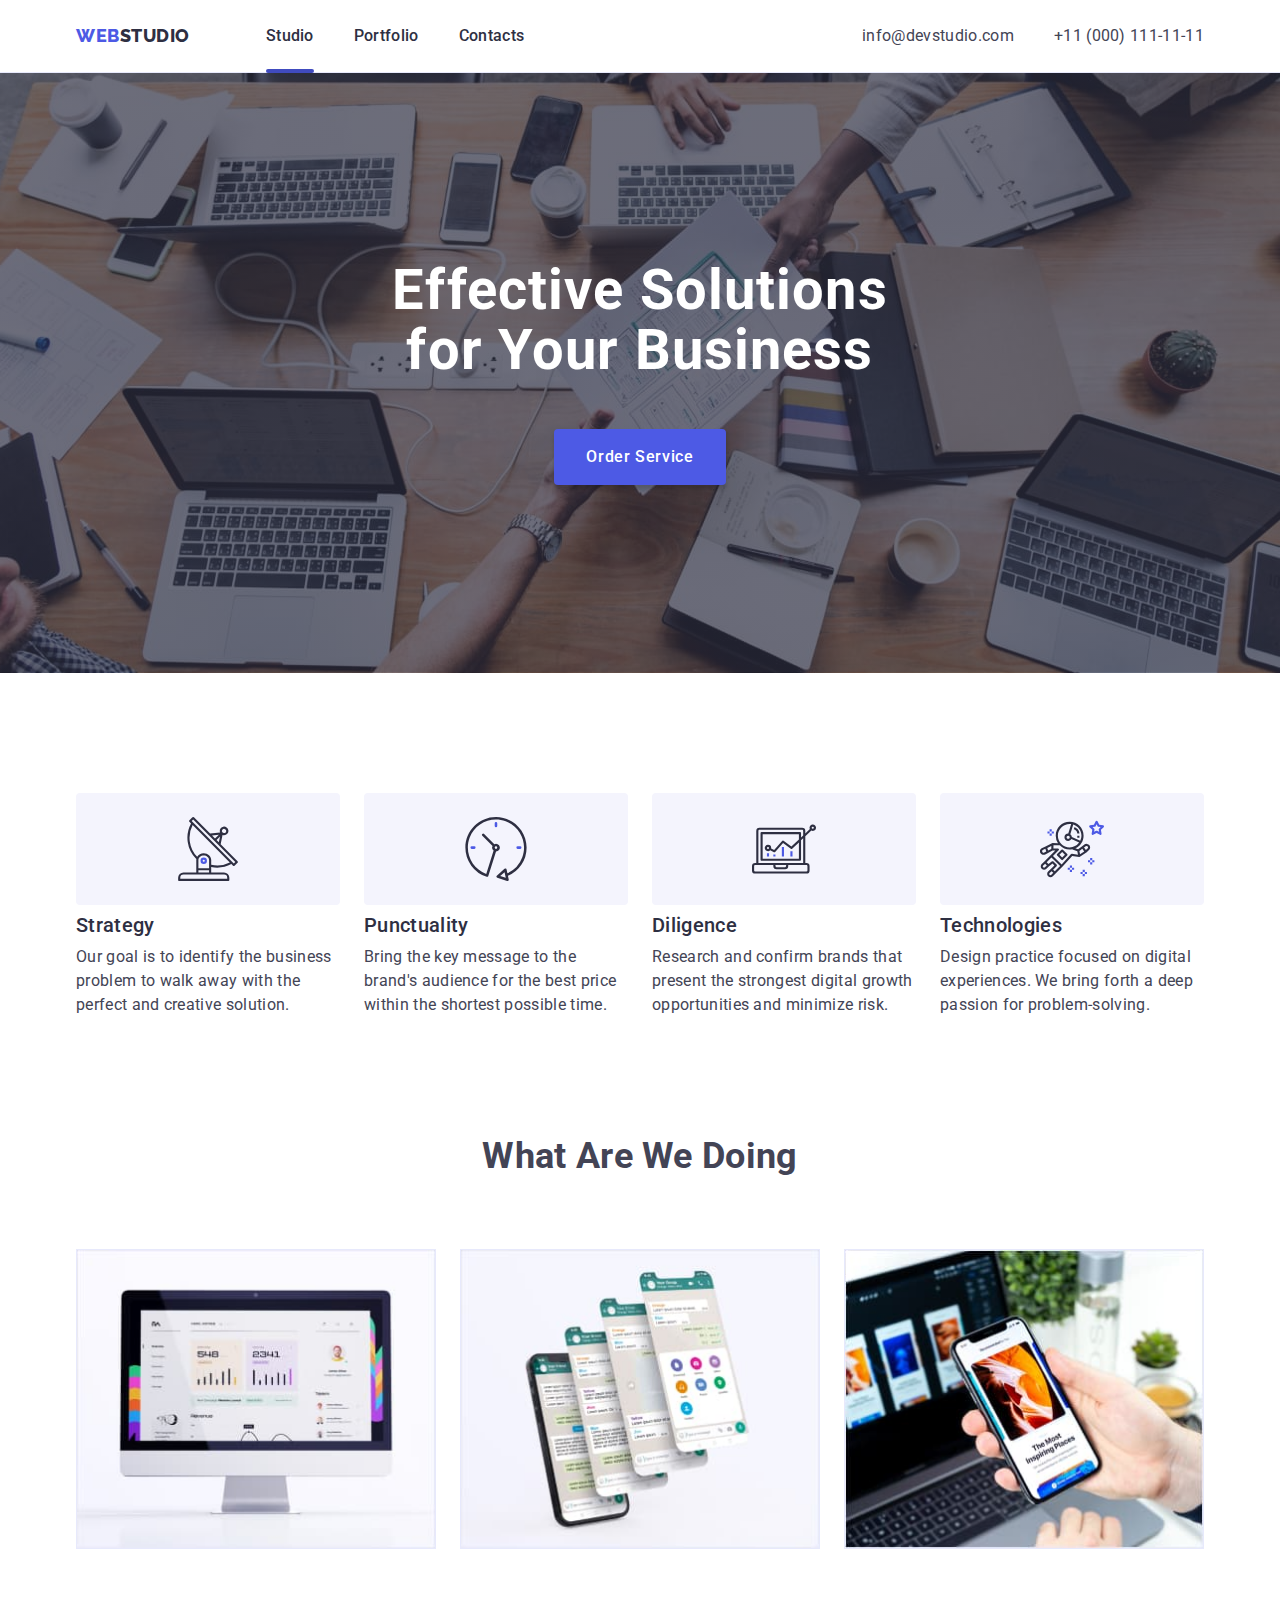
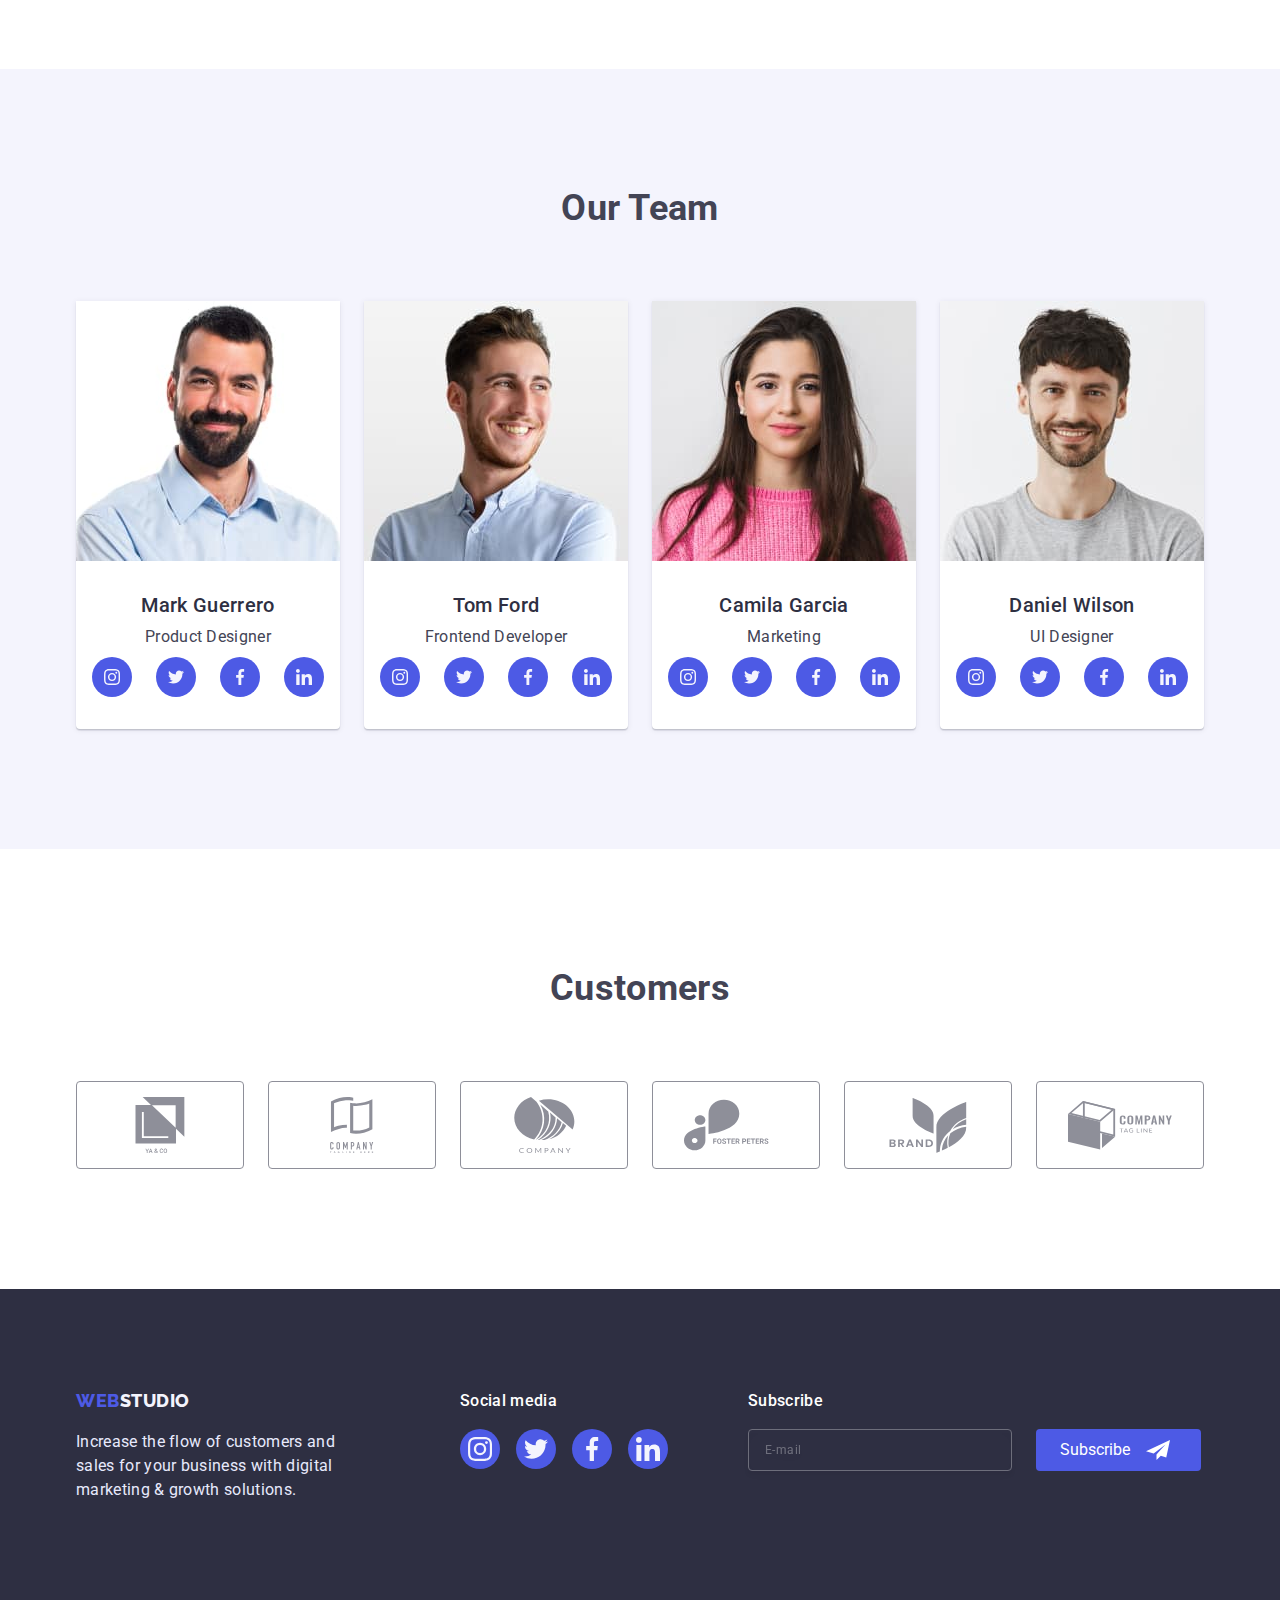
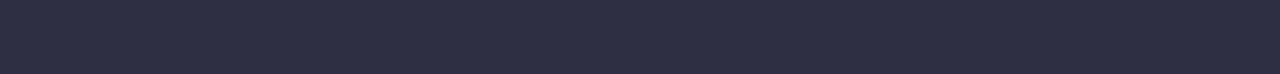
<file: index.html>
<!DOCTYPE html>
<html lang="en">
  <head>
    <meta charset="UTF-8" />
    <meta http-equiv="X-UA-Compatible" content="IE=edge" />
    <meta name="viewport" content="width=device-width, initial-scale=1.0" />
    <title>Webstudio</title>
    <link
      href="https://fonts.googleapis.com/css2?family=Raleway:wght@800&family=Roboto:wght@400;500;700;900&display=swap"
      rel="stylesheet"
    />
    <link
      rel="stylesheet"
      href="https://cdnjs.cloudflare.com/ajax/libs/modern-normalize/1.0.0/modern-normalize.min.css"
    />
    <link rel="stylesheet" href="./css/styles.css" />
  </head>
  <body>
    <!-- Header -->
    <header class="page-header">
      <div class="header-container container">
        <nav class="nav-list">
          <a class="logo link" href="./index.html"
            >Web<span class="header-logo">Studio</span></a
          >
          <ul class="menu list">
            <li class="menu-item">
              <a class="nav-link link current" href="./index.html">Studio</a>
            </li>
            <li>
              <a class="nav-link link" href="./portfolio.html">Portfolio</a>
            </li>
            <li><a class="nav-link link" href="">Contacts</a></li>
          </ul>
        </nav>
        <button class="mobile-menu-open-btn" data-menu-open type="button">
          <svg class="mobile-menu-burger-icon" width="32" height="22">
            <use href="./images/sprite.svg#burger-icon"></use>
          </svg>
        </button>
        <address>
          <ul class="address-list list">
            <li class="address-item">
              <a class="address-link link" href="mailto:info@devstudio.com"
                >info@devstudio.com</a
              >
            </li>
            <li class="address-item">
              <a class="address-link link" href="tel:+110001111111"
                >+11 (000) 111-11-11</a
              >
            </li>
          </ul>
        </address>
      </div>
      <!-- mobile menu -->
      <div class="mobile-menu" data-menu>
                 <button type="button" class="mobile-menu-close-btn" data-menu-close>
            <svg class="close-btn-icon" width="8" height="8">
              <use href="./images/sprite.svg#icon-close"></use>
            </svg>
          </button>
          <ul class="mobile-menu-list list">
            <li class="mobile-menu-item">
              <a class="mobile-menu-link link" href="./index.html">Studio</a>
            </li>
            <li class="mobile-menu-item">
              <a class="mobile-menu-link link" href="./portfolio.html"
                >Portfolio</a
              >
            </li>
            <li class="mobile-menu-item">
              <a class="mobile-menu-link link" href="">Contacts</a>
            </li>
          </ul>
<div class="address-media-wrap">
   <ul class="address-list list">
            <li class="tel-item">
              <a class="tel-link link" href="tel:+110001111111"
                >+11 (000) 111-11-11</a
              >
            </li>
            <li class="mail-item">
              <a class="mail-link link" href="mailto:info@devstudio.com"
                >info@devstudio.com</a
              >
            </li>
          </ul>
          <ul class="social-media-list list mobile-media-list">
            <li class="social-media-item">
              <a class="social-media-link" href="">
                <svg class="social-media-icon">
                  <use href="./images/sprite.svg#icon-instagram"></use>
                </svg>
              </a>
            </li>
            <li class="social-media-item">
              <a class="social-media-link" href="">
                <svg class="social-media-icon">
                  <use href="./images/sprite.svg#icon-twitter"></use>
                </svg>
              </a>
            </li>
            <li class="social-media-item">
              <a class="social-media-link" href="">
                <svg class="social-media-icon">
                  <use href="./images/sprite.svg#icon-facebook"></use>
                </svg>
              </a>
            </li>
            <li class="social-media-item">
              <a class="social-media-link" href="">
                <svg class="social-media-icon">
                  <use href="./images/sprite.svg#icon-linkedin"></use>
                </svg>
              </a>
            </li>
          </ul>
</div>
         
     </div>
    </header>
    <main>
      <!-- Hero-section -->
      <section class="hero-section banner">
        <div class="container hero-title-wrap">
          <h1 class="hero-title">Effective Solutions for Your Business</h1>
          <button data-modal-open class="hero-btn btn" type="button">
            Order Service
          </button>
        </div>
      </section>
      <!-- Features -->
      <section class="features-section section">
        <div class="container">
          <h2 class="visually-hidden">Features</h2>
          <ul class="features-list list">
            <li class="features-item">
              <div class="features-icon-wrap">
                <svg class="features-icon" width="64" height="64">
                  <use href="./images/sprite.svg#icon-antenna"></use>
                </svg>
              </div>
              <h3 class="features-title">Strategy</h3>
              <p class="features-text">
                Our goal is to identify the business problem to walk away with
                the perfect and creative solution.
              </p>
            </li>
            <li class="features-item">
              <div class="features-icon-wrap">
                <svg width="64" height="64">
                  <use href="./images/sprite.svg#icon-clock"></use>
                </svg>
              </div>
              <h3 class="features-title">Punctuality</h3>
              <p class="features-text">
                Bring the key message to the brand's audience for the best price
                within the shortest possible time.
              </p>
            </li>
            <li class="features-item">
              <div class="features-icon-wrap">
                <svg width="64" height="64">
                  <use href="./images/sprite.svg#icon-diagram"></use>
                </svg>
              </div>
              <h3 class="features-title">Diligence</h3>
              <p class="features-text">
                Research and confirm brands that present the strongest digital
                growth opportunities and minimize risk.
              </p>
            </li>
            <li class="features-item">
              <div class="features-icon-wrap">
                <svg width="64" height="64">
                  <use href="./images/sprite.svg#icon-astronaut"></use>
                </svg>
              </div>
              <h3 class="features-title">Technologies</h3>
              <p class="features-text">
                Design practice focused on digital experiences. We bring forth a
                deep passion for problem-solving.
              </p>
            </li>
          </ul>
        </div>
      </section>
      <!-- Services -->
      <section class="services-section section">
        <div class="container">
          <h2 class="section-title">What are we doing</h2>
          <ul class="services-list list">
            <li class="services-item">
              <img srcset="./images/monitor.jpg 1x, ./images/monitor@2x.jpg 2x"
                src="./images/monitor.jpg"
                alt="Monitor"
                width="360"
                height="300"
              />
            </li>
            <li class="services-item">
              <img srcset="./images/application.jpg 1x, ./images/applications@2x.jpg 2x"
                src="./images/application.jpg"
                alt="Applications in the phone"
                width="360"
                height="300"
              />
            </li>
            <li class="services-item">
              <img srcset="./images/phone.jpg 1x, ./images/phone@2x.jpg 2x"
                src="./images/phone.jpg"
                alt="Phone in hand"
                width="360"
                height="300"
              />
            </li>
          </ul>
        </div>
      </section>
      <!-- Team -->
      <section class="team-section section">
        <div class="container">
          <h2 class="section-title">Our Team</h2>
          <ul class="team-list list">
            <li class="team-item">
              <img
                srcset="./images/team/mark.jpg 1x, ./images/team/mark@2x.jpg"
                src="./images/team/mark.jpg"
                alt="Mark Guerrero"
                width="264"
                height="260"
              />

              <div class="card-desc">
                <h3 class="team-title">Mark Guerrero</h3>
                <p class="team-text">Product Designer</p>
                <ul class="social-media-list list">
                  <li class="social-media-item">
                    <a class="social-media-link" href="">
                      <svg class="social-media-icon">
                        <use href="./images/sprite.svg#icon-instagram"></use>
                      </svg>
                    </a>
                  </li>
                  <li class="social-media-item">
                    <a class="social-media-link" href="">
                      <svg class="social-media-icon">
                        <use href="./images/sprite.svg#icon-twitter"></use>
                      </svg>
                    </a>
                  </li>
                  <li class="social-media-item">
                    <a class="social-media-link" href="">
                      <svg class="social-media-icon">
                        <use href="./images/sprite.svg#icon-facebook"></use>
                      </svg>
                    </a>
                  </li>
                  <li class="social-media-item">
                    <a class="social-media-link" href="">
                      <svg class="social-media-icon">
                        <use href="./images/sprite.svg#icon-linkedin"></use>
                      </svg>
                    </a>
                  </li>
                </ul>
              </div>
            </li>
            <li class="team-item">
              <img
                srcset="./images/team/tom.jpg 1x, ./images/team/tom@2x.jpg 2x"
                src="./images/team/tom.jpg"
                alt="Tom Ford"
                width="264"
                height="260"
              />
              <div class="card-desc">
                <h3 class="team-title">Tom Ford</h3>
                <p class="team-text">Frontend Developer</p>
                <ul class="social-media-list list">
                  <li class="social-media-item">
                    <a class="social-media-link" href="">
                      <svg class="social-media-icon">
                        <use href="./images/sprite.svg#icon-instagram"></use>
                      </svg>
                    </a>
                  </li>
                  <li class="social-media-item">
                    <a class="social-media-link" href="">
                      <svg class="social-media-icon">
                        <use href="./images/sprite.svg#icon-twitter"></use>
                      </svg>
                    </a>
                  </li>
                  <li class="social-media-item">
                    <a class="social-media-link" href="">
                      <svg class="social-media-icon">
                        <use href="./images/sprite.svg#icon-facebook"></use>
                      </svg>
                    </a>
                  </li>
                  <li class="social-media-item">
                    <a class="social-media-link" href="">
                      <svg class="social-media-icon">
                        <use href="./images/sprite.svg#icon-linkedin"></use>
                      </svg>
                    </a>
                  </li>
                </ul>
              </div>
            </li>
            <li class="team-item">
              <img
                srcset="
                  ./images/team/camila.jpg    1x,
                  ./images/team/camila@2x.jpg 2x
                "
                class="team-employee"
                src="./images/team/camila.jpg"
                alt="Camila Garciad"
                width="264"
              />
              <div class="card-desc">
                <h3 class="team-title">Camila Garcia</h3>
                <p class="team-text">Marketing</p>
                <ul class="social-media-list list">
                  <li class="social-media-item">
                    <a class="social-media-link" href="">
                      <svg class="social-media-icon">
                        <use href="./images/sprite.svg#icon-instagram"></use>
                      </svg>
                    </a>
                  </li>
                  <li class="social-media-item">
                    <a class="social-media-link" href="">
                      <svg class="social-media-icon">
                        <use href="./images/sprite.svg#icon-twitter"></use>
                      </svg>
                    </a>
                  </li>
                  <li class="social-media-item">
                    <a class="social-media-link" href="">
                      <svg class="social-media-icon">
                        <use href="./images/sprite.svg#icon-facebook"></use>
                      </svg>
                    </a>
                  </li>
                  <li class="social-media-item">
                    <a class="social-media-link" href="">
                      <svg class="social-media-icon">
                        <use href="./images/sprite.svg#icon-linkedin"></use>
                      </svg>
                    </a>
                  </li>
                </ul>
              </div>
            </li>
            <li class="team-item">
              <img
                srcset="./images/team/daniel.jpg 1x., ./images/team/daniel@2x.jpg 2x"
                src="./images/team/daniel.jpg"
                alt="Daniel Wilson"
                width="264"
                height="260"
              />

              <div class="card-desc">
                <h3 class="team-title">Daniel Wilson</h3>
                <p class="team-text">UI Designer</p>
                <ul class="social-media-list list">
                  <li class="social-media-item">
                    <a class="social-media-link" href="">
                      <svg class="social-media-icon">
                        <use href="./images/sprite.svg#icon-instagram"></use>
                      </svg>
                    </a>
                  </li>
                  <li class="social-media-item">
                    <a class="social-media-link" href="">
                      <svg class="social-media-icon">
                        <use href="./images/sprite.svg#icon-twitter"></use>
                      </svg>
                    </a>
                  </li>
                  <li class="social-media-item">
                    <a class="social-media-link" href="">
                      <svg class="social-media-icon">
                        <use href="./images/sprite.svg#icon-facebook"></use>
                      </svg>
                    </a>
                  </li>
                  <li class="social-media-item">
                    <a class="social-media-link" href="">
                      <svg class="social-media-icon">
                        <use href="./images/sprite.svg#icon-linkedin"></use>
                      </svg>
                    </a>
                  </li>
                </ul>
              </div>
            </li>
          </ul>
        </div>
      </section>
      <!-- Customers -->
      <section class="customers-section section">
        <div class="container">
          <h2 class="section-title">Customers</h2>
          <ul class="customers-list list">
            <li class="customers-item">
              <a href="" class="customers-link">
                <svg class="customers-logo">
                  <use href="./images/sprite.svg#icon-group"></use>
                </svg>
              </a>
            </li>
            <li class="customers-item">
              <a href="" class="customers-link">
                <svg class="customers-logo">
                  <use href="./images/sprite.svg#icon-group-1"></use>
                </svg>
              </a>
            </li>
            <li class="customers-item">
              <a href="" class="customers-link">
                <svg class="customers-logo">
                  <use href="./images/sprite.svg#icon-group-2"></use>
                </svg>
              </a>
            </li>
            <li class="customers-item">
              <a href="" class="customers-link">
                <svg class="customers-logo">
                  <use href="./images/sprite.svg#icon-group-3"></use>
                </svg>
              </a>
            </li>
            <li class="customers-item">
              <a href="" class="customers-link">
                <svg class="customers-logo">
                  <use href="./images/sprite.svg#icon-group-4"></use>
                </svg>
              </a>
            </li>
            <li class="customers-item">
              <a href="" class="customers-link">
                <svg class="customers-logo">
                  <use href="./images/sprite.svg#icon-group-5"></use>
                </svg>
              </a>
            </li>
          </ul>
        </div>
      </section>
    </main>
    <!-- Footer -->
    <footer class="footer-section">
      <div class="container footer-container">
        <div class="info-media-wrap">
          <div class="footer-info">
            <a class="footer-logo logo link" href="./index.html"
              >Web<span class="logo-footer">Studio</span></a
            >
            <p class="footer-text">
              Increase the flow of customers and sales for your business with
              digital marketing &amp; growth solutions.
            </p>
          </div>

          <div class="footer-social-media-wrap">
            <p class="media-text">Social media</p>
            <ul class="social-media-list footer-media-list list">
              <li class="social-media-item">
                <a class="social-media-link footer-media-link" href="">
                  <svg class="social-media-icon footer-media-icon">
                    <use href="./images/sprite.svg#icon-instagram"></use>
                  </svg>
                </a>
              </li>
              <li class="social-media-item">
                <a class="social-media-link footer-media-link" href="">
                  <svg class="social-media-icon footer-media-icon">
                    <use href="./images/sprite.svg#icon-twitter"></use>
                  </svg>
                </a>
              </li>
              <li class="social-media-item">
                <a class="social-media-link footer-media-link" href="">
                  <svg class="social-media-icon footer-media-icon">
                    <use href="./images/sprite.svg#icon-facebook"></use>
                  </svg>
                </a>
              </li>
              <li class="social-media-item">
                <a class="social-media-link footer-media-link" href="">
                  <svg class="social-media-icon footer-media-icon">
                    <use href="./images/sprite.svg#icon-linkedin"></use>
                  </svg>
                </a>
              </li>
            </ul>
          </div>
        </div>

        <!-- form -->
        <form class="footer-form">
          <p class="footer-form-title">Subscribe</p>
          <div class="footer-form-field">
            <input type="email" class="form-input-mail" placeholder="E-mail" />

            <button type="submit" class="footer-form-btn">
              Subscribe
              <svg width="24" height="24">
                <use href="./images/sprite.svg#icon-send"></use>
              </svg>
            </button>
          </div>
        </form>
      </div>
    </footer>

    <div class="backdrop is-hidden" data-modal>
      <div class="modal">
        <button class="modal-close-btn" data-modal-close>
          <svg class="close-btn-icon">
            <use href="./images/sprite.svg#icon-close"></use>
          </svg>
        </button>

        <!-- form -->
        <p class="modal-form-title">
          Leave your contacts and we will call you back
        </p>
        <form class="modal-form">
          <div class="modal-form-field">
            <label for="name" class="modal-form-label">Name</label>
            <div class="modal-form-input-wrap">
              <input
                class="modal-form-input"
                type="text"
                name="name"
                id="name"
                required
                pattern="[a-zA-Za-яА-Я]+"
                minlength="3"
              />

              <svg class="modal-input-icon" width="18" height="24">
                <use href="./images/sprite.svg#icon-person"></use>
              </svg>
            </div>
          </div>

          <div class="modal-form-field">
            <label for="phone" class="modal-form-label">Phone</label>
            <div class="modal-form-input-wrap">
              <input
                class="modal-form-input"
                type="tel"
                name="phone"
                id="phone"
                required
                pattern="[0-9{3}-[0-9]{3}-[0-9]{2}-[0-9]{2}]"
                title="xxx-xxx-xx-xx"
              />

              <svg class="modal-input-icon" width="18" height="24">
                <use href="./images/sprite.svg#icon-phone"></use>
              </svg>
            </div>
          </div>

          <div class="modal-form-field">
            <label for="mail" class="modal-form-label">Email</label>
            <div class="modal-form-input-wrap">
              <input
                class="modal-form-input"
                type="email"
                name="mail"
                id="mail"
              />
              <svg class="modal-input-icon" width="18" height="24">
                <use href="./images/sprite.svg#icon-email"></use>
              </svg>
            </div>
          </div>

          <div class="modal-form-field">
            <label for="comment" class="modal-form-label">Comment</label>
            <textarea
              id="comment"
              class="modal-text-area"
              name="comment"
              placeholder="Text input"
            ></textarea>
          </div>
          <input
            id="checkbox"
            class="modal-form-checkbox visually-hidden"
            type="checkbox"
            name="policy"
          />
          <label for="checkbox" class="modal-check-label"
            >I accept the terms and conditions of the&nbsp;
            <a href="" class="modal-link">Privacy Policy</a></label
          >
          <button class="modal-send-btn btn" type="submit">Send</button>
        </form>
      </div>
    </div>
    <script src="./js/modal.js"></script>
    <script src="./js/mobile-menu.js"></script>
  </body>
</html>
</file>
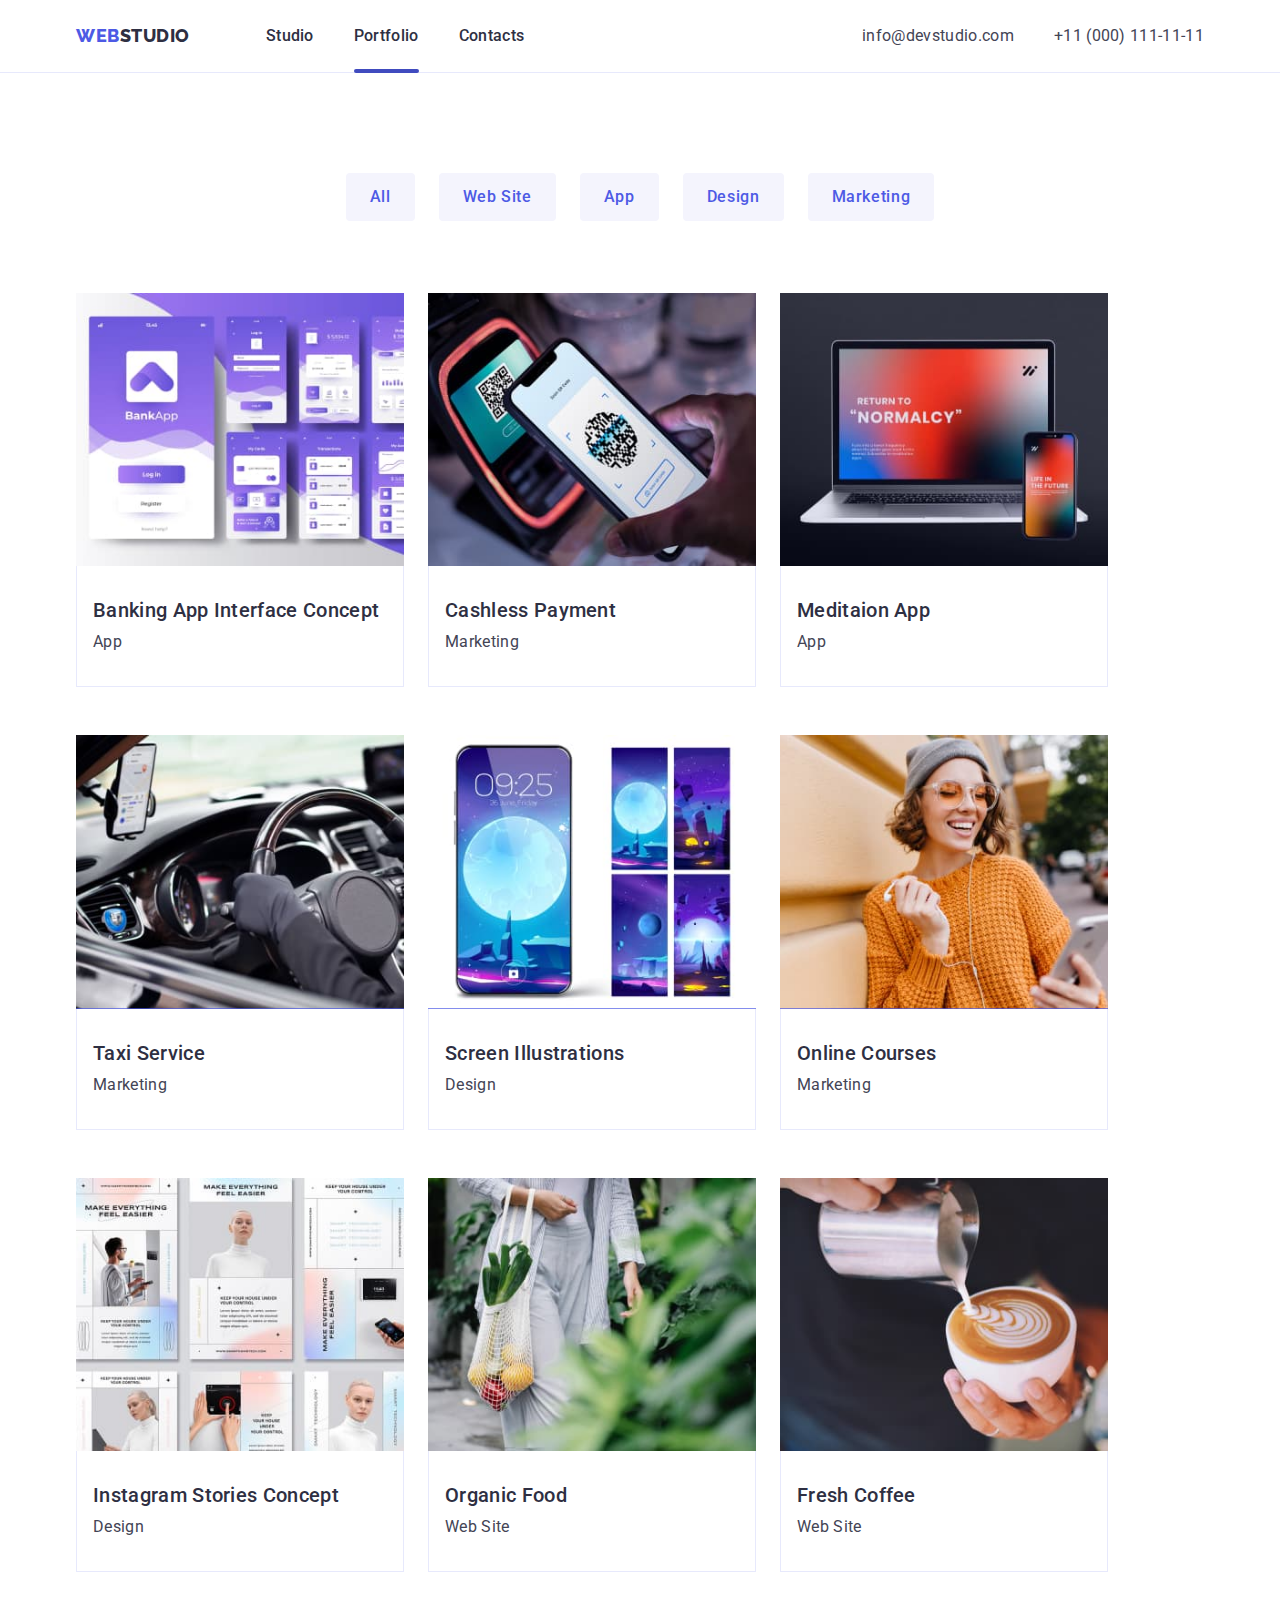
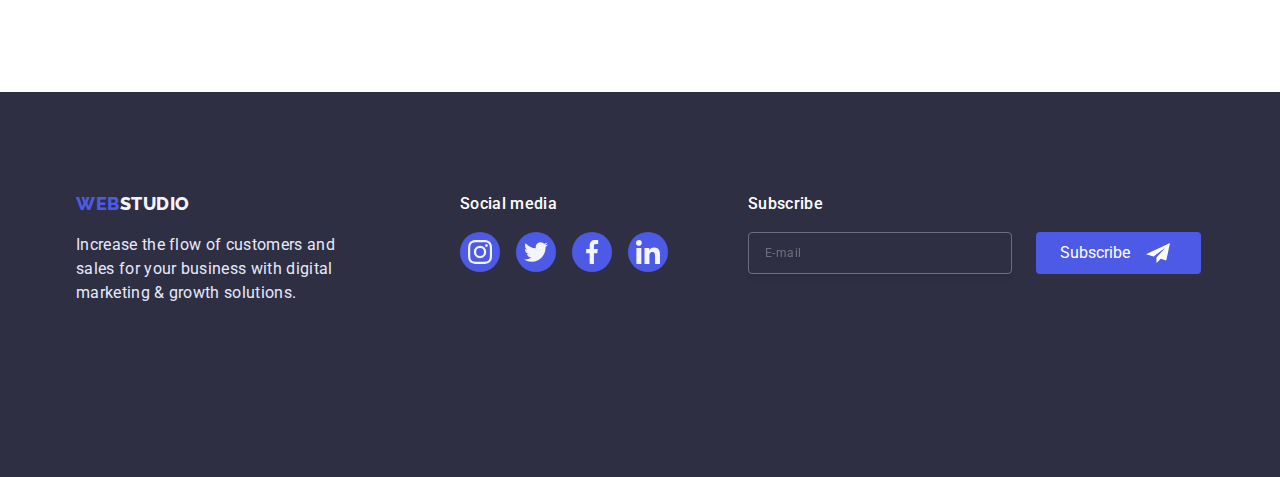
<file: portfolio.html>
<!DOCTYPE html>
<html lang="en">
  <head>
    <meta charset="UTF-8" />
    <meta http-equiv="X-UA-Compatible" content="IE=edge" />
    <meta name="viewport" content="width=device-width, initial-scale=1.0" />
    <title>Portfolio</title>
    <link
      href="https://fonts.googleapis.com/css2?family=Raleway:wght@800&family=Roboto:wght@400;500;700;900&display=swap"
      rel="stylesheet"
    />
    <link
      rel="stylesheet"
      href="https://cdnjs.cloudflare.com/ajax/libs/modern-normalize/1.0.0/modern-normalize.min.css"
    />
    <link rel="stylesheet" href="./css/styles.css" />
  </head>
  <body>
    <!-- Header -->
    <header class="page-header">
      <div class="header-container container">
        <nav class="nav-list">
          <a class="logo link" href="./index.html"
            >Web<span class="header-logo">Studio</span></a
          >
          <ul class="menu list">
            <li><a class="nav-link link" href="./index.html">Studio</a></li>
            <li class="menu-item">
              <a class="nav-link link current" href="./portfolio.html"
                >Portfolio</a
              >
            </li>
            <li><a class="nav-link link" href="">Contacts</a></li>
          </ul>
        </nav>
        <address>
          <ul class="address-list list">
            <li class="address-item">
              <a class="address-link link" href="mailto:info@devstudio.com"
                >info@devstudio.com</a
              >
            </li>
            <li class="address-item">
              <a class="address-link link" href="tel:+110001111111"
                >+11 (000) 111-11-11</a
              >
            </li>
          </ul>
        </address>
      </div>
    </header>
    <main>
      <!-- portfolio-section -->
      <section class="portfolio-section">
        <div class="container">
          <h1 class="visually-hidden">Portfolio</h1>
          <ul class="filters-list list">
            <li><button class="filters-btn btn" type="button">All</button></li>
            <li>
              <button class="filters-btn btn" type="button">Web Site</button>
            </li>
            <li><button class="filters-btn btn" type="button">App</button></li>
            <li>
              <button class="filters-btn btn" type="button">Design</button>
            </li>
            <li>
              <button class="filters-btn btn" type="button">Marketing</button>
            </li>
          </ul>
          <ul class="portfolio-list list">
            <li class="portfolio-item">
              <a class="portfolio-link link" href="">
                <div class="img-overlay-wrapper">
                  <picture>
                    <source
                      srcset="
                        ./images/portfolio/banking.jpg    1x,
                        ./images/portfolio/banking@2x.jpg 2x
                      "
                      media="(min-width: 1200px)"
                    />
                    <source
                      srcset="
                        ./images/portfolio/mobile/mobile-banking.jpg    1x,
                        ./images/portfolio/mobile/mobile-banking@2x.jpg 2x
                      "
                      media="(max-width: 428px)"
                    />

                    <img
                      src="./images/portfolio/mobile/mobile-banking.jpg"
                      alt="Banking App Interface Concept"
                      width="360"
                    />
                  </picture>
                  <p class="overlay">
                    14 Stylish and User-Friendly App Design Concepts · Task
                    Manager App · Calorie Tracker App · Exotic Fruit Ecommerce
                    App · Cloud Storage App
                  </p>
                </div>
                <div class="portfolio-card-desc">
                  <h2 class="portfolio-title link">
                    Banking App Interface Concept
                  </h2>
                  <p class="portfolio-text link">App</p>
                </div>
              </a>
            </li>

            <li class="portfolio-item">
              <a class="portfolio-link link" href="">
                <div class="img-overlay-wrapper">
                  <picture>
                    <source
                      srcset="
                        ./images/portfolio/cashless.jpg    1x,
                        ./images/portfolio/cashless@2x.jpg 2x
                      "
                      media="(min-width: 1200px)"
                    />

                    <source
                      srcset="
                        ./images/portfolio/mobile/mobile-cashless.jpg    1x,
                        ./images/portfolio/mobile/mobile-cashless@2x.jpg 2x
                      "
                      media="(max-width: 428px)"
                    />

                    <img
                      src="./images/portfolio/mobile/mobile-cashless.jpg"
                      alt="Cashless Payment"
                      width="360"
                    />
                  </picture>
                  <p class="overlay">
                    14 Stylish and User-Friendly App Design Concepts · Task
                    Manager App · Calorie Tracker App · Exotic Fruit Ecommerce
                    App · Cloud Storage App
                  </p>
                </div>
                <div class="portfolio-card-desc">
                  <h2 class="portfolio-title link">Cashless Payment</h2>
                  <p class="portfolio-text link">Marketing</p>
                </div>
              </a>
            </li>

            <li class="portfolio-item">
              <a class="portfolio-link link" href="">
                <div class="img-overlay-wrapper">
                  <picture>
                    <source
                      srcset="
                        ./images/portfolio/mediation.jpg    1x,
                        ./images/portfolio/mediation@2x.jpg 2x
                      "
                      media="(min-width: 1200px)"
                    />

                    <source
                      srcset="
                        ./images/portfolio/mobile/mobile-mediation.jpg    1x,
                        ./images/portfolio/mobile/mobile-mediation@2x.jpg 2x
                      "
                      media="(max-width: 428px)"
                    />

                    <img
                      src="./images/portfolio/mobile/mobile-mediation.jpg"
                      alt="Meditation App"
                      width="360"
                    />
                  </picture>

                  <p class="overlay">
                    14 Stylish and User-Friendly App Design Concepts · Task
                    Manager App · Calorie Tracker App · Exotic Fruit Ecommerce
                    App · Cloud Storage App
                  </p>
                </div>
                <div class="portfolio-card-desc">
                  <h2 class="portfolio-title link">Meditaion App</h2>
                  <p class="portfolio-text link">App</p>
                </div>
              </a>
            </li>

            <li class="portfolio-item">
              <a class="portfolio-link link" href="">
                <div class="img-overlay-wrapper">
                  <picture>
                    <source
                      srcset="
                        ./images/portfolio/taxi.jpg    1x,
                        ./images/portfolio/taxi@2x.jpg 2x
                      "
                      media="(min-width: 1200px)"
                    />

                    <source
                      srcset="
                        ./images/portfolio/mobile/mobile-taxi.jpg    1x,
                        ./images/portfolio/mobile/mobile-taxi@2x.jpg 2x
                      "
                      media="(max-width: 428px)"
                    />

                    <img
                      src="./images/portfolio/mobile/mobile-taxi.jpg"
                      alt="Taxi Service"
                      width="360"
                    />
                  </picture>
                  <p class="overlay">
                    14 Stylish and User-Friendly App Design Concepts · Task
                    Manager App · Calorie Tracker App · Exotic Fruit Ecommerce
                    App · Cloud Storage App
                  </p>
                </div>
                <div class="portfolio-card-desc">
                  <h2 class="portfolio-title link">Taxi Service</h2>
                  <p class="portfolio-text link">Marketing</p>
                </div>
              </a>
            </li>

            <li class="portfolio-item">
              <a class="portfolio-link link" href="">
                <div class="img-overlay-wrapper">
                  <picture>
                    <source
                      srcset="
                        ./images/portfolio/illustratios.jpg,
                        ./images/portfolio/illustrations@2x.jpg 2x
                      "
                      media="(min-width: 1200px)"
                    />

                    <source
                      srcset="
                        ./images/portfolio/mobile/mobile-illustrations.jpg    1x,
                        ./images/portfolio/mobile/mobile-illustrations@2x.jpg 2x
                      "
                      media="(max-width: 428px)"
                    />

                    <img
                      src="./images/portfolio/mobile/mobile-illustrations.jpg"
                      alt="Screen Illustrations"
                      width="360"
                    />
                  </picture>
                  <p class="overlay">
                    14 Stylish and User-Friendly App Design Concepts · Task
                    Manager App · Calorie Tracker App · Exotic Fruit Ecommerce
                    App · Cloud Storage App
                  </p>
                </div>
                <div class="portfolio-card-desc">
                  <h2 class="portfolio-title link">Screen Illustrations</h2>
                  <p class="portfolio-text link">Design</p>
                </div>
              </a>
            </li>

            <li class="portfolio-item">
              <a class="portfolio-link link" href="">
                <div class="img-overlay-wrapper">
                  <picture>
                    <source
                      srcset="
                        ./images/portfolio/courses.jpg    1x,
                        ./images/portfolio/courses@2x.jpg 2x
                      "
                      media="(min-width: 1200px)"
                    />

                    <source
                      srcset="
                        ./images/portfolio/mobile/mobile-courses.jpg    1x,
                        ./images/portfolio/mobile/mobile-courses@2x.jpg 2x
                      "
                      media="(max-width: 428px)"
                    />

                    <img
                      src="./images/portfolio/mobile/mobile-courses.jpg"
                      alt="Online Courses"
                      width="360"
                    />
                  </picture>
                  <p class="overlay">
                    14 Stylish and User-Friendly App Design Concepts · Task
                    Manager App · Calorie Tracker App · Exotic Fruit Ecommerce
                    App · Cloud Storage App
                  </p>
                </div>
                <div class="portfolio-card-desc">
                  <h2 class="portfolio-title link">Online Courses</h2>
                  <p class="portfolio-text link">Marketing</p>
                </div>
              </a>
            </li>

            <li class="portfolio-item">
              <a class="portfolio-link link" href="">
                <div class="img-overlay-wrapper">
                  <picture>
                    <source
                      srcset="
                        ./images/portfolio/instagram.jpg    1x,
                        ./images/portfolio/instagram@2x.jpg 2x
                      "
                      media="(min-width: 1200px)"
                    />

                    <source
                      srcset="
                        ./images/portfolio/mobile/mobile-instagram.jpg    1x,
                        ./images/portfolio/mobile/mobile-instagram@2x.jpg 2x
                      "
                      media="(max-width: 428px)"
                    />

                    <img
                      src="./images/portfolio/mobile/mobile-instagram.jpg"
                      alt="Instagram Stories Concept"
                      width="360"
                    />
                  </picture>
                  <p class="overlay">
                    14 Stylish and User-Friendly App Design Concepts · Task
                    Manager App · Calorie Tracker App · Exotic Fruit Ecommerce
                    App · Cloud Storage App
                  </p>
                </div>
                <div class="portfolio-card-desc">
                  <h2 class="portfolio-title link">
                    Instagram Stories Concept
                  </h2>
                  <p class="portfolio-text link">Design</p>
                </div>
              </a>
            </li>

            <li class="portfolio-item">
              <a class="portfolio-link link" href="">
                <div class="img-overlay-wrapper">
                  <picture>
                    <source
                      srcset="
                        ./images/portfolio/food.jpg    1x,
                        ./images/portfolio/food@2x.jpg 2x
                      "
                      media="(min-width: 1200px)"
                    />

                    <source
                      srcset="
                        ./images/portfolio/mobile/mobile-food.jpg    1x,
                        ./images/portfolio/mobile/mobile-food@2x.jpg 2x
                      "
                      media="(max-width: 428px)"
                    />

                    <img
                      src="./images/portfolio/mobile/mobile-food.jpg"
                      alt="Organic Food"
                      width="360"
                    />
                  </picture>
                  <p class="overlay">
                    14 Stylish and User-Friendly App Design Concepts · Task
                    Manager App · Calorie Tracker App · Exotic Fruit Ecommerce
                    App · Cloud Storage App lorem*40
                  </p>
                </div>
                <div class="portfolio-card-desc">
                  <h2 class="portfolio-title link">Organic Food</h2>
                  <p class="portfolio-text link">Web Site</p>
                </div>
              </a>
            </li>

            <li class="portfolio-item">
              <a class="portfolio-link link" href=""
                ><div class="img-overlay-wrapper">
                  <picture>
                    <source
                      srcset="
                        ./images/portfolio/coffee.jpg    1x,
                        ./images/portfolio/coffee@2x.jpg 2x
                      "
                      media="(min-width: 1200px)"
                    />

                    <source
                      srcset="
                        ./images/portfolio/mobile/mobile-coffee.jpg    1x,
                        ./images/portfolio/mobile/mobile-coffee@2x.jpg 2x
                      "
                      media="(max-width: 428px)"
                    />

                    <img
                      src="./images/portfolio/mobile/mobile-coffee.jpg"
                      alt="Fresh Coffee"
                      width="360"
                    />
                  </picture>
                  <p class="overlay">
                    14 Stylish and User-Friendly App Design Concepts · Task
                    Manager App · Calorie Tracker App · Exotic Fruit Ecommerce
                    App · Cloud Storage App
                  </p>
                </div>
                <div class="portfolio-card-desc">
                  <h2 class="portfolio-title">Fresh Coffee</h2>
                  <p class="portfolio-text">Web Site</p>
                </div>
              </a>
            </li>
          </ul>
        </div>
      </section>
    </main>
    <!-- Footer -->
    <footer class="footer-section">
      <div class="container footer-container">
        <div class="info-media-wrap">
          <div class="footer-info">
            <a class="footer-logo logo link" href="./index.html"
              >Web<span class="logo-footer">Studio</span></a
            >
            <p class="footer-text">
              Increase the flow of customers and sales for your business with
              digital marketing &amp; growth solutions.
            </p>
          </div>

          <div class="footer-social-media-wrap">
            <p class="media-text">Social media</p>
            <ul class="social-media-list footer-media-list list">
              <li class="social-media-item">
                <a class="social-media-link footer-media-link" href="">
                  <svg class="social-media-icon footer-media-icon">
                    <use href="./images/sprite.svg#icon-instagram"></use>
                  </svg>
                </a>
              </li>
              <li class="social-media-item">
                <a class="social-media-link footer-media-link" href="">
                  <svg class="social-media-icon footer-media-icon">
                    <use href="./images/sprite.svg#icon-twitter"></use>
                  </svg>
                </a>
              </li>
              <li class="social-media-item">
                <a class="social-media-link footer-media-link" href="">
                  <svg class="social-media-icon footer-media-icon">
                    <use href="./images/sprite.svg#icon-facebook"></use>
                  </svg>
                </a>
              </li>
              <li class="social-media-item">
                <a class="social-media-link footer-media-link" href="">
                  <svg class="social-media-icon footer-media-icon">
                    <use href="./images/sprite.svg#icon-linkedin"></use>
                  </svg>
                </a>
              </li>
            </ul>
          </div>
        </div>

        <!-- form -->
        <form class="footer-form">
          <p class="footer-form-title">Subscribe</p>
          <div class="footer-form-field">
            <input type="email" class="form-input-mail" placeholder="E-mail" />

            <button type="submit" class="footer-form-btn">
              Subscribe
              <svg width="24" height="24">
                <use href="./images/sprite.svg#icon-send"></use>
              </svg>
            </button>
          </div>
        </form>
      </div>
    </footer>
  </body>
</html>
</file>
<file: css/styles.css>
:root {
  --color-primary-brand: #4D5AE5;
  --color-pressed-state: #404BBF;
  --color-dark: #2E2F42;
  --color-success: #31D0AA;
  --color-text: #434455;
  --color-subtle-text: #8E8F99;
  --color-accent: #E7E9FC;
  --color-light: #F4F4FD;
  --color-modal-overlay: rgba(46, 47, 66, 0.4);
  --color-hero-background: rgba(46, 47, 66, 0.7);
  --color-white: #FFFFFF;
  --card-gap: 24px;
}

h1,
h2,
h3,
h4,
h5,
h6,
p,
ul {
  margin: 0;
  padding: 0;
}

.link {
  text-decoration: none;
}

.list {
  list-style: none;
  max-width: 100%;
  height: auto;
}

img {
  display: block;
  max-width: 100%;
  height: auto;
}

body {
  font-family: roboto, sans-serif;
  font-weight: 400;
  font-size: 16px;
  line-height: 1.5;
  letter-spacing: 0.02em;
  color: var(--color-text);
  background-color: var(--color-white);
}

.logo {
  font-family: Raleway, sans-serif;
  font-weight: 800;
  font-size: 18px;
  line-height: 1.33;
  letter-spacing: 0.03em;
  color: var(--color-primary-brand);
  text-transform: uppercase;
}

.section-title {
  font-size: 36px;
  line-height: 1.11;
  text-align: center;
  text-transform: capitalize;
  margin-bottom: 72px;
}

.visually-hidden {
  position: absolute;
  white-space: nowrap;
  width: 1px;
  height: 1px;
  overflow: hidden;
  border: 0;
  padding: 0;
  clip: rect(0, 0, 0, 0);
  clip-path: inset(50%);
  margin: -1px;
}

.btn {
  font-family: Roboto, sans-serif;
  font-weight: 500;
  font-size: 16px;
  line-height: 1.5;
  letter-spacing: 0.04em;
  cursor: pointer;
  border: none;
}

/*=========================== Header ================================*/
.container {
  margin-left: auto;
  margin-right: auto;
  padding-left: 16px;
  padding-right: 16px;
}

.header-container {
  display: flex;
  align-items: center;
  justify-content: space-between;
}

.header-logo {
  color: var(--color-dark);
}

/* ---------------- min-width: 428px  -------------------*/

@media screen and (min-width: 428px) {
  .container {
    max-width: 428px;
  }

  .page-header {
    border-bottom: 1px solid var(--color-accent);
  }

  .header-logo {
    margin-right: 76px;
  }
}

/*----------------- max-width: 767px -----------------------*/

@media screen and (max-width: 767px) {
  .page-header {
    padding-top: 24px;
    padding-bottom: 24px;
  }

  .section {
    padding-top: 96px;
    padding-bottom: 96px;
  }



  /*-------------- mobile menu -----------------------*/
  .mobile-menu {
    position: fixed;
    width: 100%;
    height: 100%;
    max-height: 796px;
    top: 0;
    left: 0;
    z-index: 1000;
    background-color: #FFFFFF;

    transform: translateX(100%);
    visibility: hidden;
    pointer-events: none;
    transition: transform 250ms cubic-bezier(0.4, 0, 0.2, 1), visibility 250ms cubic-bezier(0.4, 0, 0.2, 1);

    padding: 80px 40px 40px;

    display: flex;
    flex-direction: column;
    justify-content: space-between;
    overflow-y: auto;
    gap: 20px;
  }

  .mobile-menu.is-open {
    visibility: visible;
    pointer-events: auto;
    transform: translateX(0);

  }

  .mobile-menu-close-btn {
    position: absolute;
    top: 24px;
    right: 24px;
    width: 24px;
    height: 24px;
    border-radius: 50%;
    border: 1px solid var(--color-accent);
    background-color: transparent;
    padding: 0;
    display: flex;
    justify-content: center;
    align-items: center;
    transition: border-color 250ms cubic-bezier(0.4, 0, 0.2, 1);
    cursor: pointer;
  }

  .mobile-menu-open-btn {
    background-color: transparent;
    border: none;
    padding: 0;
    line-height: 0;
  }

  .menu {
    display: none;
  }

  address {
    display: none;
  }

  .mobile-menu-burger-icon {
    stroke: var(--color-dark);
  }


  .mobile-menu-link,
  .tel-link {
    font-weight: 700;
    font-size: 36px;
    line-height: 1.11;
    text-transform: capitalize;
    color: var(--color-dark);
  }

  @media screen and (max-width: 427px) {

    .mobile-menu-link,
    .tel-link {
      font-size: calc(24px + (12 + 12 * 0.7) * ((100vw - 320px) / 428));
    }
  }


  @media screen and (max-width: 427px) {
    .mobile-menu-item:not(:last-child) {
      margin-bottom: 20px;
    }
  }

  @media screen and (min-width: 428px) {
    .mobile-menu-item:not(:last-child) {
      margin-bottom: 40px;
    }
  }


  .mobile-menu-link:hover,
  .mobile-menu-link:focus {
    color: var(--color-primary-brand);
  }

  .mail-link {
    font-weight: 500;
    font-size: 20px;
    line-height: 1.2;
    color: var(--color-text);
  }



  .social-media-list.mobile-media-list {
    display: flex;
    gap: 56px;
    justify-content: start;
  }

  @media screen and (max-width: 427px) {
    .social-media-list.mobile-media-list {
      gap: 24px;
    }
  }

  .tel-item {
    margin-bottom: 40px;
  }

  .mail-item {
    margin-bottom: 48px;
  }

  .social-media-link {
    width: 40px;
    height: 40px;
    border-radius: 50%;
    background-color: var(--color-primary-brand);
    display: flex;
    justify-content: center;
    align-items: center;
    transition: background-color 250ms cubic-bezier(0.4, 0, 0.2, 1);
  }

  .social-media-link:hover,
  .social-media-link:focus {
    background-color: var(--color-pressed-state);
  }

  .social-media-icon {
    width: 24px;
    height: 24px;
  }
}

/* ------------- min-width: 768px ---------------------*/


@media screen and (min-width: 768px) {
  .mobile-menu {
    display: none;
  }

  .mobile-menu-open-btn {
    display: none;
  }

  .container {
    max-width: 768px;
  }

  .header-container {
    padding-top: 16px;
    padding-bottom: 16px;
  }

  .nav-list {
    display: flex;
  }

  .menu {
    display: flex;
    gap: 40px;
  }

  .nav-link {
    font-weight: 500;
    color: var(--color-dark);
    transition: color 250ms cubic-bezier(0.4, 0, 0.2, 1);

  }

  .nav-link:hover,
  .nav-link:focus {
    color: var(--color-pressed-state);
  }

  .menu-item {
    position: relative;
  }

  .current::after {
    content: '';
    position: absolute;
    top: 50px;
    display: block;
    width: 100%;
    height: 4px;
    background: var(--color-pressed-state);
    border-radius: 2px;
  }

  .address-link {
    color: var(--color-text);
    font-style: normal;
    font-size: 12px;
    line-height: 1.17;
    letter-spacing: 0.04em;
    transition: color 250ms cubic-bezier(0.4, 0, 0.2, 1);
  }

  .address-link:hover,
  .address-link:focus {
    color: var(--color-pressed-state);
  }

  .section {
    padding-top: 120px;
    padding-bottom: 120px;
  }
}

/*-------------------- min-width: 1200px -------------------*/

@media screen and (min-width: 1200px) {

  .container {
    max-width: 1158px;
    padding-right: 15px;
    padding-left: 15px;
  }

  .header-container {
    padding-top: 24px;
    padding-bottom: 24px;
  }

  .address-link {
    font-size: 16px;
    letter-spacing: 0.02em;
    line-height: 1.5;
  }

  .current::after {
    top: 45px;
  }

  .address-list {
    display: flex;
    gap: 40px;
  }



}

/*=========================== Hero-section ============================*/

.hero-section {
  text-align: center;
}

/*------------------- images bg -----------------------------------*/

/* screen 2x 0px - 767px */
.banner {
  background-image: linear-gradient(rgba(46, 47, 66, 0.7), rgba(46, 47, 66, 0.7)), url(../images/mobile-bg.jpg);
  background-repeat: no-repeat;
  background-position: center;
  background-color: var(--color-hero-background);
  background-size: cover;

}

@media screen and (min-device-pixel-ratio: 2) and (max-width: 767px),
screen and (min-resolution: 192dpi) and (max-width: 767px),
screen and (min-resolution: 2dppx) and (max-width: 767px) {
  .banner {
    background-image: linear-gradient(rgba(46, 47, 66, 0.7), rgba(46, 47, 66, 0.7)), url('../images/mobile-bg@2x.jpg');
  }
}

/* 768px + */

@media screen and (min-width: 768px) {
  .banner {
    background-image: linear-gradient(rgba(46, 47, 66, 0.7), rgba(46, 47, 66, 0.7)), url('../images/tablet-bg.jpg');
  }
}

@media screen and (min-device-pixel-ratio: 2) and (min-width: 768px),
screen and (min-resolution: 192dpi) and (min-width: 768px),
screen and (min-resolution: 2dppx) and (min-width: 768px) {
  .banner {
    background-image: linear-gradient(rgba(46, 47, 66, 0.7), rgba(46, 47, 66, 0.7)), url('../images/tablet-bg@2x.jpg');
  }
}

/* 1200px +*/
@media screen and (min-width: 1200px) {
  .banner {
    background-image: linear-gradient(rgba(46, 47, 66, 0.7), rgba(46, 47, 66, 0.7)), url('../images/desktop-bg.jpg');
  }
}

@media screen and (min-device-pixel-ratio: 2) and (min-width: 1200px),
screen and (min-resolution: 192dpi) and (min-width: 1200px),
screen and (min-resolution: 2dppx) and (min-width: 1200px) {
  .banner {
    background-image: linear-gradient(rgba(46, 47, 66, 0.7), rgba(46, 47, 66, 0.7)), url('../images/desktop-bg@2x.jpg');
  }
}

@media screen and (max-width: 1199px) {
  .hero-section {
    padding-top: 112px;
    padding-bottom: 112px;
  }

}

@media screen and (min-width: 1200px) {
  .hero-section {
    padding-top: 188px;
    padding-bottom: 188px;
  }
}

.hero-title {
  color: var(--color-white);
  letter-spacing: 0.02em;
}

@media screen and (max-width: 767px) {
  .hero-title {
    font-size: 36px;
    line-height: 1.11;
    margin-bottom: 72px;
  }
}

@media screen and (min-width: 768px) {
  .hero-title {
    font-size: 56px;
    line-height: 1.07;
    margin-bottom: 36px;
  }
}

@media screen and (min-width: 1200px) {
  .hero-title {
    margin-bottom: 48px;
  }
}

@media screen and (max-width: 767px) {
  .hero-title-wrap {
    max-width: 352px;
  }
}

@media screen and (min-width: 768px) {
  .hero-title-wrap {
    max-width: 528px;
  }
}

.hero-btn {
  background: var(--color-primary-brand);
  box-shadow: 0px 4px 4px rgba(0, 0, 0, 0.15);
  border-radius: 4px;
  color: var(--color-white);
  padding: 16px 32px;
  transition: background-color 250ms cubic-bezier(0.4, 0, 0.2, 1);
}

.hero-btn:hover,
.hero-btn:focus {
  background-color: var(--color-pressed-state);
}


.team-title,
.portfolio-title {
  font-weight: 500;
  font-size: 20px;
  line-height: 1.2;
  color: var(--color-dark);
}

/* ============================= Features =============================*/


.features-title {
  font-size: 36px;
  line-height: 1.11;
  color: var(--color-dark);
  margin-bottom: 8px;
}

@media screen and (max-width: 767px) {
  .features-title {
    text-align: center;
  }

  .features-item:not(:last-child) {
    margin-bottom: 72px;
  }
}

@media screen and (min-width: 1200px) {
  .features-title {
    font-weight: 500;
    font-size: 20px;
    line-height: 1.2;
  }
}

.features-text {
  font-weight: 500;
}

@media screen and (min-width: 1200px) {
  .features-text {
    font-weight: 400;
  }
}

@media screen and (max-width: 1199px) {
  .features-icon-wrap {
    display: none;
  }
}

@media screen and (min-width: 768px) {

  .features-list {
    display: flex;
    column-gap: 24px;
    row-gap: 72px;
    flex-wrap: wrap;
  }

  .features-item {
    flex-basis: calc((100% - 24px) / 2);
  }
}

@media screen and (min-width: 1200px) {
  .features-item {
    flex-basis: calc((100% - 72px) / 4);
  }
}

@media screen and (min-width: 1200px) {
  .features-icon-wrap {
    display: flex;
    background-color: var(--color-light);
    border-radius: 4px;
    margin-bottom: 8px;
    padding: 24px 10px;
    justify-content: center;
    align-items: center;
  }
}

/*============================ Services ===============================*/

@media screen and (max-width: 1199px) {
  .services-section {
    display: none;
  }
}

@media screen and (min-width: 1200px) {
  .services-section {
    padding-top: 0;
  }

  .services-list {
    display: flex;
    gap: 24px;
    flex-wrap: wrap;
  }

  .services-item {
    max-width: 360px;
    background: linear-gradient(0deg, rgba(77, 90, 229, 0.1), rgba(77, 90, 229, 0.1));
    border: 1px solid var(--color-accent);
    flex-basis: calc((100% - 48px) / 3);
  }
}


/*============================ Team =================================*/

.team-section {
  background-color: var(--color-light);
}



.team-item {
  background: var(--color-white);
  box-shadow: 0px 1px 6px rgba(46, 47, 66, 0.08), 0px 1px 1px rgba(46, 47, 66, 0.16), 0px 2px 1px rgba(46, 47, 66, 0.08);
  border-radius: 0px 0px 4px 4px;
  text-align: center;
  max-width: 264px;
}

@media screen and (max-width: 767px) {
  .team-item {
    margin: auto
  }

  .team-item:not(:last-child) {
    margin-bottom: 72px;
  }
}

.team-employee {
  margin: auto;
}

.card-desc {
  padding: 32px 16px;
}

.team-title {
  margin-bottom: 8px;
}

.team-text {
  margin-bottom: 8px;
}

.social-media-list {
  display: flex;
  justify-content: center;
  gap: 24px;
}

.social-media-link {
  width: 40px;
  height: 40px;
  border-radius: 50%;
  background-color: var(--color-primary-brand);
  display: flex;
  justify-content: center;
  align-items: center;
  transition: background-color 250ms cubic-bezier(0.4, 0, 0.2, 1);
}

.social-media-link:hover,
.social-media-link:focus {
  background-color: var(--color-pressed-state);
}

.social-media-icon {
  width: 16px;
  height: 16px;
}

@media screen and (min-width: 768px) {
  .team-list {
    display: flex;
    column-gap: 24px;
    row-gap: 48px;
    flex-wrap: wrap;
    justify-content: center;
  }

  .team-item {
    flex-basis: calc(100%/2 - var(--card-gap));
  }
}

@media screen and (min-width: 1200px) {
  .team-item {
    flex-basis: calc(100%/4 - var(--card-gap)*3);
  }
}

/*======================= Customers ===================================*/

.customers-list {
  display: flex;
  justify-content: center;
  gap: 16px;
  flex-wrap: wrap;
}

@media screen and (min-width: 768px) {
  .customers-list {
    gap: 24px;
  }
}

.customers-item {
  flex-basis: calc(100%/2 - 16px);
}

.customers-link {
  display: flex;
  border: 1px solid var(--color-subtle-text);
  border-radius: 4px;
  padding: 15px 39px;
  transition: border-color 250ms cubic-bezier(0.4, 0, 0.2, 1);
}

@media screen and (min-width: 768px) {
  .customers-link {
    padding: 15px 31px;
  }

  .customers-item {
    flex-basis: calc(100%/3 - 48px);
  }
}

.customers-link:hover,
.customers-link:focus {
  border-color: var(--color-pressed-state);
}

.customers-logo {
  width: 110px;
  height: 56px;
  fill: var(--color-subtle-text);
  transition: fill 250ms cubic-bezier(0.4, 0, 0.2, 1);
}

@media screen and (min-width: 768px) {
  .customers-logo {
    width: 104px;
    height: 56px;
  }

  .customers-item {
    flex-basis: calc(100%/6 - 120px);
  }
}

.customers-link:hover .customers-logo,
.customers-link:focus .customers-logo {
  fill: var(--color-pressed-state);
}

/* Footer */
.footer-section {
  background-color: var(--color-dark);
  padding-top: 96px;
  padding-bottom: 96px;
}

.footer-info {
  margin-bottom: 72px;
}

.footer-media-list {
  gap: 16px;
}

@media screen and (min-width: 768px) {
  .footer-section {
    padding-top: 100px;
    padding-bottom: 100px;
  }
}

@media screen and (max-width: 767px) {
  .footer-section {
    text-align: center;
  }

  .footer-media-list {
    margin-bottom: 72px;
  }
}

@media screen and (min-width: 768px) {
  .info-media-wrap {
    display: flex;
  }

  .footer-info {
    margin-right: 24px;
  }
}

@media screen and (min-width: 768px) and (max-width: 1199px) {

  .info-media-wrap,
  .footer-form {
    margin-left: 92px;
  }
}

@media screen and (min-width: 1200px) {
  .footer-container {
    display: flex;
  }

  .footer-info {
    margin-right: 120px;
  }
}

@media screen and (min-width: 1200px) {
  .footer-info {
    margin-right: 120px;
  }
}

.logo-footer {
  color: var(--color-light);
}

.footer-text {
  color: var(--color-accent);
  max-width: 268px;
  margin-top: 16px;
  margin-left: auto;
  margin-right: auto;
}

@media screen and (min-width: 768px) {
  .footer-text {
    max-width: 264px;
  }
}

@media screen and (min-width: 1200px) {
  .footer-social-media-wrap {
    margin-right: 80px;
  }
}

.media-text {
  margin-bottom: 16px;
  font-weight: 500;
  color: var(--color-white);
}

.footer-media-link {
  background-color: var(--color-primary-brand);
  transition: background-color 250ms cubic-bezier(0.4, 0, 0.2, 1);
}

.footer-media-link:hover,
.footer-media-link:focus {
  background-color: var(--color-success);
}

.footer-media-icon {
  width: 24px;
  height: 24px;
}

/*---------------------------- form ------------------------*/

@media screen and (min-width: 768px) {
  .footer-form-field {
    display: flex;
    flex-direction: row;
  }
}

.footer-form-title {
  font-weight: 500;
  color: var(--color-white);
  margin-bottom: 16px;
}

.form-input-mail {
  padding: 8px 16px;
  width: 264px;
  font-size: 12px;
  line-height: 2;
  letter-spacing: 0.04em;
  border: 1px solid #FFFFFF;
  box-shadow: 0px 4px 4px rgba(0, 0, 0, 0.15);
  border-radius: 4px;
  background-color: transparent;
  outline: none;
  color: var(--color-white);
  opacity: 0.3;
  filter: drop-shadow(0px 4px 4px rgba(0, 0, 0, 0.15));
}

@media screen and (min-width: 428px) {
  .form-input-mail {
    width: 398px;
  }
}

@media screen and (min-width: 768px) {
  .form-input-mail {
    margin-right: 24px;
    width: 264px;
  }
}

.form-input-mail::placeholder {
  color: var(--color-white);

}

.footer-form-btn {
  display: flex;
  align-items: center;
  padding: 8px 24px;
  gap: 16px;
  min-width: 165px;
  background: var(--color-primary-brand);
  border-radius: 4px;
  color: var(--color-white);
  border: none;
  transition: background-color 250ms cubic-bezier(0.4, 0, 0.2, 1);
}

.footer-form-btn:hover,
.footer-form-btn:focus {
  background-color: var(--color-pressed-state);
}

@media screen and (max-width: 767px) {
  .footer-form-btn {
    margin: auto;
  }

  .form-input-mail {
    margin-bottom: 16px;
  }
}

/* ==================Modal====================================*/

.backdrop {
  position: fixed;
  top: 0;
  left: 0;
  width: 100%;
  height: 100%;
  background-color: var(--color-modal-overlay);
  z-index: 100;
  transition: opacity 250ms cubic-bezier(0.4, 0, 0.2, 1), visibility 250ms cubic-bezier(0.4, 0, 0.2, 1);
}

.backdrop.is-hidden {
  opacity: 0;
  visibility: hidden;
  pointer-events: none;
}

.modal {
  position: absolute;
  top: 50%;
  left: 50%;
  transform: translate(-50%, -50%);
  max-width: 408px;
  width: 100%;
  min-height: 584px;
  display: flex;
  flex-direction: column;
  padding: 72px 24px 24px;

  background-color: var(--color-white);
  box-shadow: 0px 1px 1px rgba(0, 0, 0, 0.14), 0px 1px 3px rgba(0, 0, 0, 0.12), 0px 2px 1px rgba(0, 0, 0, 0.2);
  border-radius: 4px;
  transition: transform 250ms cubic-bezier(0.4, 0, 0.2, 1);
}

.modal-close-btn {
  position: absolute;
  top: 24px;
  right: 24px;
  width: 24px;
  height: 24px;
  border-radius: 50%;
  border: 1px solid var(--color-accent);
  /* background-color: transparent; */
  padding: 0;
  display: flex;
  justify-content: center;
  align-items: center;
  transition: border-color 250ms cubic-bezier(0.4, 0, 0.2, 1);
  cursor: pointer;
}

.modal-close-btn:hover,
.modal-close-btn:focus {
  background-color: var(--color-pressed-state);
}

.modal-close-btn:hover .close-btn-icon,
.modal-close-btn:focus .close-btn-icon {
  fill: var(--color-white);
}

.close-btn-icon {
  width: 8px;
  height: 8px;
  transition: fill 250ms cubic-bezier(0.4, 0, 0.2, 1);

}

.backdrop.is-hidden .modal {
  transform: translate(-50%, -50%) scale(1.2);
}

/* Modal form */

.modal-form-title {
  margin-bottom: 16px;
  font-weight: 500;
  text-align: center;
  color: var(--color-dark);
}

.modal-form-field {
  display: flex;
  flex-direction: column;
  margin-bottom: 8px;
}

.modal-form-label {
  margin-bottom: 4px;
  font-size: 12px;
  line-height: 1.17;
  letter-spacing: 0.01em;
  color: var(--color-subtle-text);
}

.modal-form-input {
  padding: 8px 38px;
  width: 100%;
  height: 40px;
  border: 1px solid rgba(46, 47, 66, 0.2);
  border-radius: 4px;
  color: var(--color-dark);
  transition: border-color 250ms cubic-bezier(0.4, 0, 0.2, 1);
}

.modal-form-input-wrap {
  position: relative;
}

.modal-input-icon {
  position: absolute;
  top: 50%;
  left: 16px;
  transform: translateY(-50%);
  transition: fill 250ms cubic-bezier(0.4, 0, 0.2, 1);
}

.modal-form-input:focus {
  border-color: var(--color-primary-brand);
  outline: none;
}

.modal-form-input:focus+.modal-input-icon {
  fill: var(--color-primary-brand);
}

.modal-text-area {
  padding: 8px 16px;
  width: 100%;
  min-height: 120px;
  resize: none;
  font-size: 12px;
  letter-spacing: 0.04em;
  line-height: 1.17;
  border: 1px solid var(--color-modal-overlay);
  border: 1px solid rgba(46, 47, 66, 0.2);
  border-radius: 4px;
  transition: border-color 250ms cubic-bezier(0.4, 0, 0.2, 1);
}

.modal-text-area:focus {
  border-color: var(--color-primary-brand);
  outline: none;
}

.modal-text-area::placeholder {
  color: var(--color-modal-overlay);
}

.modal-check-label {
  margin-top: 16px;
  font-size: 12px;
  line-height: 1.17;
  letter-spacing: 0.04em;
  color: var(--color-subtle-text);
}

.modal-check-label::before {
  content: '';
  display: inline-block;
  vertical-align: middle;
  width: 16px;
  height: 16px;
  margin-right: 8px;
  border: 1px solid rgba(46, 47, 66, 0.4);
  border-radius: 2px;
  cursor: pointer;
}

.modal-form-checkbox:checked+.modal-check-label::before {
  background-image: url(../images/form-checkbox.svg);
  border: var(--color-pressed-state);
}

.modal-link {
  color: var(--color-primary-brand);
}

.modal-send-btn {
  display: block;
  padding: 16px 32px;
  margin: 0 auto;
  min-width: 169px;
  margin-top: 24px;
  background: var(--color-primary-brand);
  box-shadow: 0px 4px 4px rgba(0, 0, 0, 0.15);
  border-radius: 4px;
  color: var(--color-white);
  transition: background-color 250ms cubic-bezier(0.4, 0, 0.2, 1);
}

.modal-send-btn:hover,
.modal-send-btn:focus {
  background-color: var(--color-pressed-state);
}

/*  =================== Portfolio =============================*/
@media screen and (max-width: 767px) {
  .portfolio-section {
    padding-top: 48px;
    padding-bottom: 48px;
  }
}

@media screen and (min-width: 768px) {
  .portfolio-section {
    padding-top: 64px;
    padding-bottom: 96px;
  }
}

@media screen and (min-width: 1200px) {
  .portfolio-section {
    padding-top: 100px;
    padding-bottom: 120px;
  }
}

.filters-list {
  display: flex;
}

@media screen and (max-width: 767px) {
  .filters-list {
    flex-wrap: wrap;
    column-gap: 24px;
    row-gap: 16px;
    margin-bottom: 48px;
  }
}

@media screen and (min-width: 768px) {
  .filters-list {
    gap: 24px;
    justify-content: center;
    margin-bottom: 64px;
  }
}


@media screen and (min-width: 768px) {
  .filters-list {
    gap: 24px;
    margin-bottom: 64px;
  }
}

@media screen and (min-width: 1200px) {
  .filters-list {
    margin-bottom: 72px;
  }
}

.filters-btn {
  color: var(--color-primary-brand);
  background-color: var(--color-light);
  border: 1px solid var(--color-accent);
  border-radius: 4px;
  padding: 12px 24px;
  border: none;
  transition: background-color 250ms cubic-bezier(0.4, 0, 0.2, 1), color 250ms cubic-bezier(0.4, 0, 0.2, 1);

}

.filters-btn:hover,
.filters-btn:focus {
  color: var(--color-white);
  background-color: var(--color-pressed-state);
  box-shadow: 0px 3px 1px rgba(0, 0, 0, 0.1),
    0px 2px 1px rgba(0, 0, 0, 0.08),
    0px 2px 2px rgba(0, 0, 0, 0.12);
  border-radius: 4px;
}

@media screen and (min-width: 768px) {
  .portfolio-list {
    display: flex;
    row-gap: 72px;
    column-gap: 24px;
    flex-wrap: wrap;
  }
}

@media screen and (min-width: 1200px) {
  .portfolio-list {
    row-gap: 48px;
  }
}

.img-overlay-wrapper {
  position: relative;
  overflow: hidden;
}

.overlay {
  position: absolute;
  top: 0;
  left: 0;
  padding: 40px 32px;
  width: 100%;
  height: 100%;
  overflow: auto;
  transform: translate(0, 100%);
  transition: transform 250ms cubic-bezier(0.4, 0, 0.2, 1);
  color: var(--color-light);
  background-color: var(--color-primary-brand);
}

.portfolio-card-desc {
  padding: 32px 16px;
  border: 1px solid var(--color-accent);
  border-top: 0;
  transition: border 250ms cubic-bezier(0.4, 0, 0.2, 1);
}

.portfolio-link:hover .portfolio-card-desc,
.portfolio-link:focus .portfolio-card-desc {
  border: 1px solid var(--color-light);
  border-top: 0;
  box-shadow: 0px 1px 6px rgba(46, 47, 66, 0.08), 0px 1px 1px rgba(46, 47, 66, 0.16), 0px 2px 1px rgba(46, 47, 66, 0.08);
}

.portfolio-link:hover .overlay,
.portfolio-link:focus .overlay {
  transform: translate(0);
}

.portfolio-title {
  margin-bottom: 8px;
}

.portfolio-text {
  color: var(--color-text);
}

@media screen and (max-width: 767px) {
  .portfolio-list {
    margin-bottom: -24px;
  }

  .portfolio-item {
    max-width: 360px;
    margin-bottom: 24px;
  }
}

@media screen and (min-width: 768px) {
  .portfolio-item {
    flex-basis: calc(100%/2 - var(--card-gap));
  }
}

@media screen and (min-width: 1200px) {
  .portfolio-item {
    flex-basis: calc(100%/3 - var(--card-gap) * 2);
  }
}
</file>
